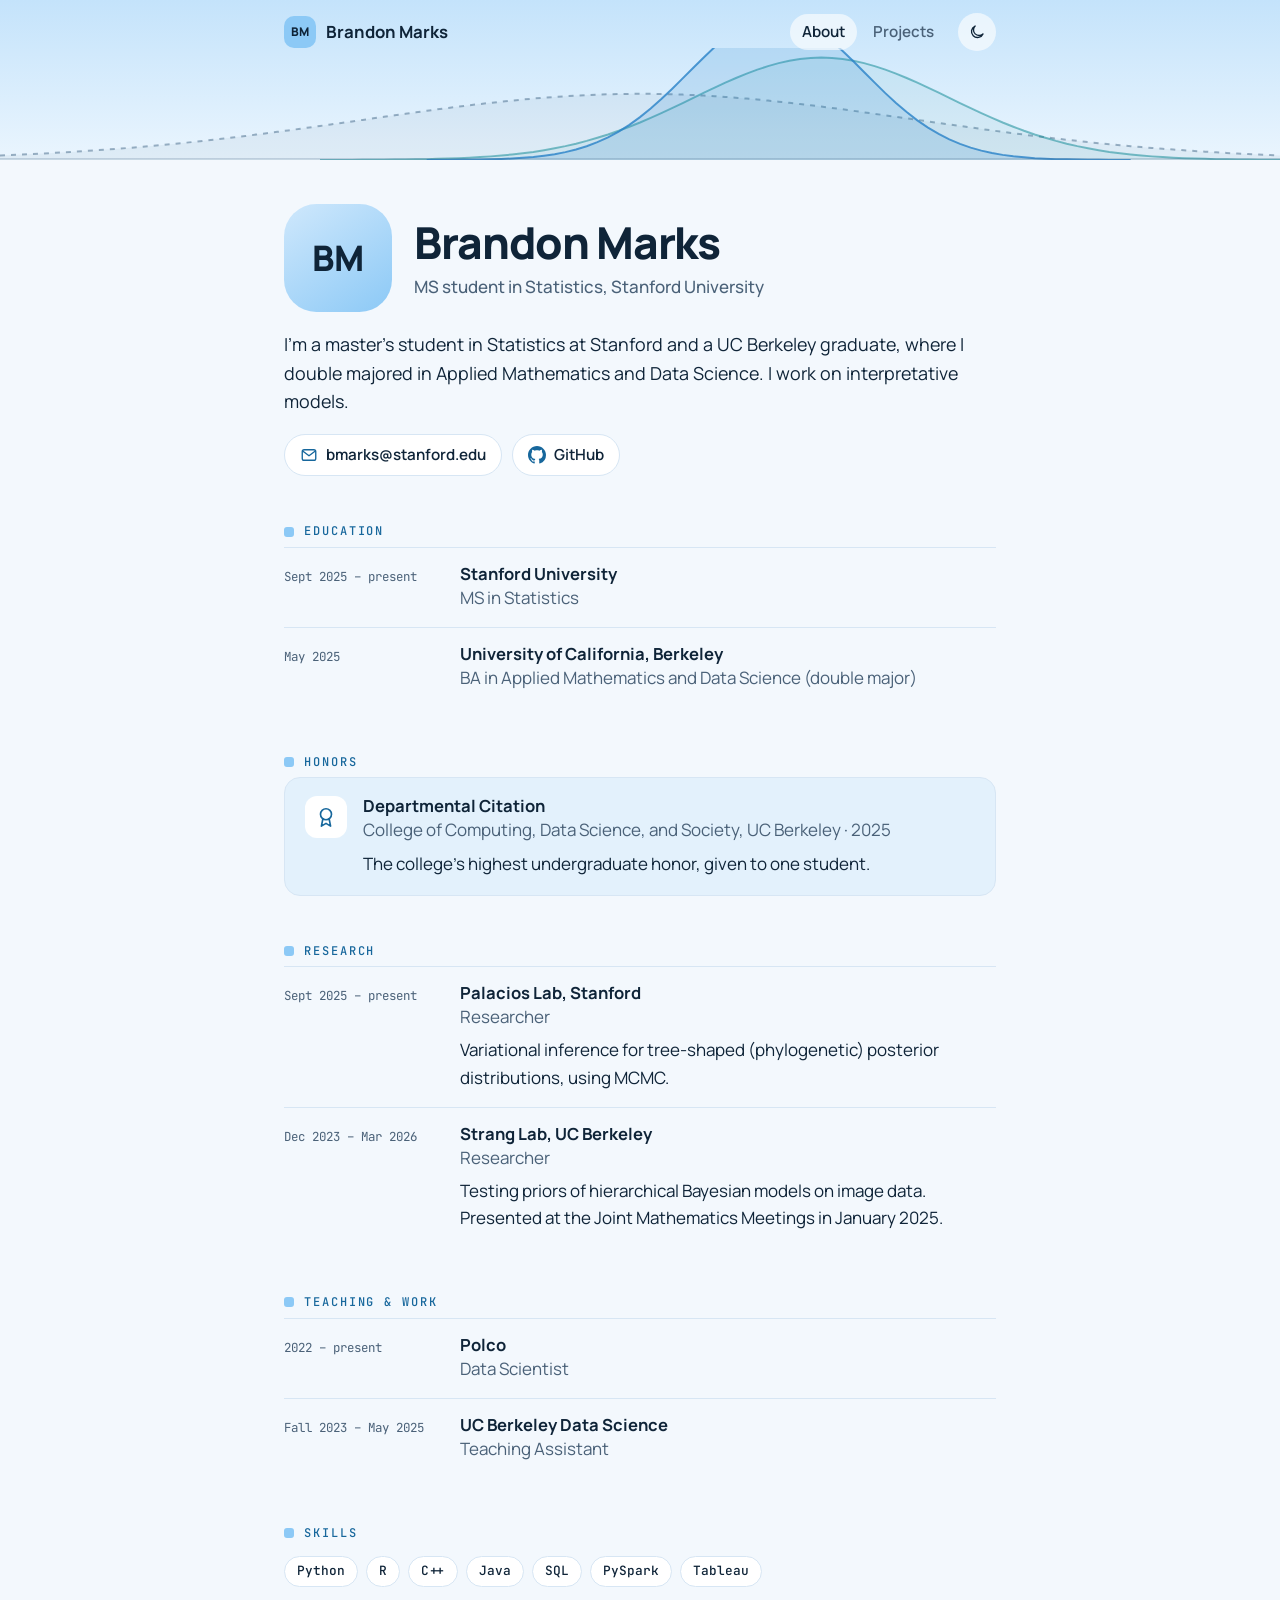
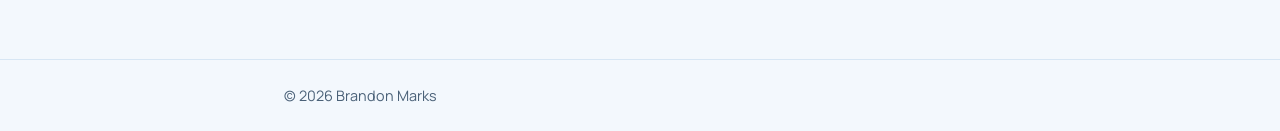
<file: index.html>
<!doctype html>
<html lang="en">
<head>
<meta charset="utf-8">
<meta name="viewport" content="width=device-width, initial-scale=1">
<title>Brandon Marks</title>
<meta name="description" content="Brandon Marks: master's student in Statistics at Stanford, working on interpretative models.">
<meta property="og:type" content="website">
<meta property="og:title" content="Brandon Marks">
<meta property="og:description" content="Master's student in Statistics at Stanford, working on interpretative models.">
<meta property="og:url" content="https://bdog563.github.io/">
<link rel="icon" href="favicon.svg" type="image/svg+xml">
<script>try { var t = localStorage.getItem('theme'); if (t === 'light' || t === 'dark') document.documentElement.dataset.theme = t; } catch (e) {}</script>
<link rel="preconnect" href="https://fonts.googleapis.com">
<link rel="preconnect" href="https://fonts.gstatic.com" crossorigin>
<link rel="stylesheet" href="https://fonts.googleapis.com/css2?family=Manrope:wght@400;500;600;700;800&family=JetBrains+Mono:wght@500&display=swap">
<link rel="stylesheet" href="style.css">
</head>
<body>
<a class="skip" href="#main">Skip to content</a>

<header class="banner">
  <svg class="curves" viewBox="0 0 1200 160" preserveAspectRatio="xMidYMax slice" aria-hidden="true">
    <!-- a wide prior, a likelihood, and the sharper posterior they make -->
    <path class="prior fill" d="M0 155.7 L10 155.3 L20 154.9 L30 154.4 L40 153.9 L50 153.4 L60 152.8 L70 152.2 L80 151.6 L90 150.9 L100 150.2 L110 149.5 L120 148.7 L130 147.9 L140 147 L150 146.1 L160 145.2 L170 144.2 L180 143.2 L190 142.1 L200 141 L210 139.9 L220 138.7 L230 137.5 L240 136.2 L250 134.9 L260 133.6 L270 132.3 L280 130.9 L290 129.5 L300 128.1 L310 126.7 L320 125.3 L330 123.8 L340 122.4 L350 120.9 L360 119.5 L370 118.1 L380 116.7 L390 115.3 L400 113.9 L410 112.5 L420 111.2 L430 109.9 L440 108.7 L450 107.5 L460 106.4 L470 105.3 L480 104.3 L490 103.3 L500 102.4 L510 101.6 L520 100.9 L530 100.2 L540 99.6 L550 99.1 L560 98.7 L570 98.4 L580 98.2 L590 98 L600 98 L610 98 L620 98.2 L630 98.4 L640 98.7 L650 99.1 L660 99.6 L670 100.2 L680 100.9 L690 101.6 L700 102.4 L710 103.3 L720 104.3 L730 105.3 L740 106.4 L750 107.5 L760 108.7 L770 109.9 L780 111.2 L790 112.5 L800 113.9 L810 115.3 L820 116.7 L830 118.1 L840 119.5 L850 120.9 L860 122.4 L870 123.8 L880 125.3 L890 126.7 L900 128.1 L910 129.5 L920 130.9 L930 132.3 L940 133.6 L950 134.9 L960 136.2 L970 137.5 L980 138.7 L990 139.9 L1000 141 L1010 142.1 L1020 143.2 L1030 144.2 L1040 145.2 L1050 146.1 L1060 147 L1070 147.9 L1080 148.7 L1090 149.5 L1100 150.2 L1110 150.9 L1120 151.6 L1130 152.2 L1140 152.8 L1150 153.4 L1160 153.9 L1170 154.4 L1180 154.9 L1190 155.3 L1200 155.7 L1200 160 L0 160Z"/>
    <path class="prior line" d="M0 155.7 L10 155.3 L20 154.9 L30 154.4 L40 153.9 L50 153.4 L60 152.8 L70 152.2 L80 151.6 L90 150.9 L100 150.2 L110 149.5 L120 148.7 L130 147.9 L140 147 L150 146.1 L160 145.2 L170 144.2 L180 143.2 L190 142.1 L200 141 L210 139.9 L220 138.7 L230 137.5 L240 136.2 L250 134.9 L260 133.6 L270 132.3 L280 130.9 L290 129.5 L300 128.1 L310 126.7 L320 125.3 L330 123.8 L340 122.4 L350 120.9 L360 119.5 L370 118.1 L380 116.7 L390 115.3 L400 113.9 L410 112.5 L420 111.2 L430 109.9 L440 108.7 L450 107.5 L460 106.4 L470 105.3 L480 104.3 L490 103.3 L500 102.4 L510 101.6 L520 100.9 L530 100.2 L540 99.6 L550 99.1 L560 98.7 L570 98.4 L580 98.2 L590 98 L600 98 L610 98 L620 98.2 L630 98.4 L640 98.7 L650 99.1 L660 99.6 L670 100.2 L680 100.9 L690 101.6 L700 102.4 L710 103.3 L720 104.3 L730 105.3 L740 106.4 L750 107.5 L760 108.7 L770 109.9 L780 111.2 L790 112.5 L800 113.9 L810 115.3 L820 116.7 L830 118.1 L840 119.5 L850 120.9 L860 122.4 L870 123.8 L880 125.3 L890 126.7 L900 128.1 L910 129.5 L920 130.9 L930 132.3 L940 133.6 L950 134.9 L960 136.2 L970 137.5 L980 138.7 L990 139.9 L1000 141 L1010 142.1 L1020 143.2 L1030 144.2 L1040 145.2 L1050 146.1 L1060 147 L1070 147.9 L1080 148.7 L1090 149.5 L1100 150.2 L1110 150.9 L1120 151.6 L1130 152.2 L1140 152.8 L1150 153.4 L1160 153.9 L1170 154.4 L1180 154.9 L1190 155.3 L1200 155.7"/>
    <path class="like fill" d="M300 160 L310 159.9 L320 159.9 L330 159.9 L340 159.8 L350 159.8 L360 159.7 L370 159.6 L380 159.5 L390 159.4 L400 159.2 L410 158.9 L420 158.6 L430 158.3 L440 157.8 L450 157.3 L460 156.6 L470 155.8 L480 154.8 L490 153.7 L500 152.4 L510 150.8 L520 149 L530 147 L540 144.7 L550 142.1 L560 139.2 L570 136.1 L580 132.6 L590 128.8 L600 124.8 L610 120.5 L620 116 L630 111.4 L640 106.6 L650 101.8 L660 96.9 L670 92.2 L680 87.5 L690 83.1 L700 79 L710 75.3 L720 72 L730 69.2 L740 67 L750 65.3 L760 64.3 L770 64 L780 64.3 L790 65.3 L800 67 L810 69.2 L820 72 L830 75.3 L840 79 L850 83.1 L860 87.5 L870 92.2 L880 96.9 L890 101.8 L900 106.6 L910 111.4 L920 116 L930 120.5 L940 124.8 L950 128.8 L960 132.6 L970 136.1 L980 139.2 L990 142.1 L1000 144.7 L1010 147 L1020 149 L1030 150.8 L1040 152.4 L1050 153.7 L1060 154.8 L1070 155.8 L1080 156.6 L1090 157.3 L1100 157.8 L1110 158.3 L1120 158.6 L1130 158.9 L1140 159.2 L1150 159.4 L1160 159.5 L1170 159.6 L1180 159.7 L1190 159.8 L1200 159.8 L1200 160 L300 160Z"/>
    <path class="like line" d="M300 160 L310 159.9 L320 159.9 L330 159.9 L340 159.8 L350 159.8 L360 159.7 L370 159.6 L380 159.5 L390 159.4 L400 159.2 L410 158.9 L420 158.6 L430 158.3 L440 157.8 L450 157.3 L460 156.6 L470 155.8 L480 154.8 L490 153.7 L500 152.4 L510 150.8 L520 149 L530 147 L540 144.7 L550 142.1 L560 139.2 L570 136.1 L580 132.6 L590 128.8 L600 124.8 L610 120.5 L620 116 L630 111.4 L640 106.6 L650 101.8 L660 96.9 L670 92.2 L680 87.5 L690 83.1 L700 79 L710 75.3 L720 72 L730 69.2 L740 67 L750 65.3 L760 64.3 L770 64 L780 64.3 L790 65.3 L800 67 L810 69.2 L820 72 L830 75.3 L840 79 L850 83.1 L860 87.5 L870 92.2 L880 96.9 L890 101.8 L900 106.6 L910 111.4 L920 116 L930 120.5 L940 124.8 L950 128.8 L960 132.6 L970 136.1 L980 139.2 L990 142.1 L1000 144.7 L1010 147 L1020 149 L1030 150.8 L1040 152.4 L1050 153.7 L1060 154.8 L1070 155.8 L1080 156.6 L1090 157.3 L1100 157.8 L1110 158.3 L1120 158.6 L1130 158.9 L1140 159.2 L1150 159.4 L1160 159.5 L1170 159.6 L1180 159.7 L1190 159.8 L1200 159.8"/>
    <path class="post fill" d="M400 160 L410 159.9 L420 159.9 L430 159.8 L440 159.7 L450 159.6 L460 159.3 L470 159 L480 158.6 L490 158 L500 157.2 L510 156 L520 154.6 L530 152.6 L540 150.2 L550 147.1 L560 143.3 L570 138.8 L580 133.3 L590 127 L600 119.8 L610 111.7 L620 102.9 L630 93.4 L640 83.5 L650 73.5 L660 63.6 L670 54.1 L680 45.4 L690 37.8 L700 31.7 L710 27.2 L720 24.6 L730 24 L740 25.4 L750 28.8 L760 34 L770 40.7 L780 48.8 L790 57.8 L800 67.5 L810 77.5 L820 87.5 L830 97.3 L840 106.5 L850 115 L860 122.8 L870 129.6 L880 135.6 L890 140.7 L900 144.9 L910 148.4 L920 151.2 L930 153.5 L940 155.2 L950 156.5 L960 157.5 L970 158.3 L980 158.8 L990 159.2 L1000 159.4 L1010 159.6 L1020 159.8 L1030 159.8 L1040 159.9 L1050 159.9 L1060 160 L1060 160 L400 160Z"/>
    <path class="post line" d="M400 160 L410 159.9 L420 159.9 L430 159.8 L440 159.7 L450 159.6 L460 159.3 L470 159 L480 158.6 L490 158 L500 157.2 L510 156 L520 154.6 L530 152.6 L540 150.2 L550 147.1 L560 143.3 L570 138.8 L580 133.3 L590 127 L600 119.8 L610 111.7 L620 102.9 L630 93.4 L640 83.5 L650 73.5 L660 63.6 L670 54.1 L680 45.4 L690 37.8 L700 31.7 L710 27.2 L720 24.6 L730 24 L740 25.4 L750 28.8 L760 34 L770 40.7 L780 48.8 L790 57.8 L800 67.5 L810 77.5 L820 87.5 L830 97.3 L840 106.5 L850 115 L860 122.8 L870 129.6 L880 135.6 L890 140.7 L900 144.9 L910 148.4 L920 151.2 L930 153.5 L940 155.2 L950 156.5 L960 157.5 L970 158.3 L980 158.8 L990 159.2 L1000 159.4 L1010 159.6 L1020 159.8 L1030 159.8 L1040 159.9 L1050 159.9 L1060 160"/>
    <path class="axis" d="M0 159 H1200"/>
  </svg>
  <div class="topbar wrap">
    <a class="brand" href="./"><span class="brand-mark" aria-hidden="true">BM</span><span class="brand-name">Brandon Marks</span></a>
    <nav class="nav" aria-label="Main">
      <a href="./" aria-current="page">About</a>
      <a href="projects.html">Projects</a>
    </nav>
    <button class="theme-btn" type="button" aria-label="Switch to dark mode">
      <svg class="i-moon" viewBox="0 0 24 24" fill="none" stroke="currentColor" stroke-width="1.8" stroke-linejoin="round" aria-hidden="true"><path d="M20 14.5A8 8 0 1 1 9.5 4a6.5 6.5 0 0 0 10.5 10.5Z"/></svg>
      <svg class="i-sun" viewBox="0 0 24 24" fill="none" stroke="currentColor" stroke-width="1.8" stroke-linecap="round" aria-hidden="true"><circle cx="12" cy="12" r="4"/><path d="M12 2.5v2M12 19.5v2M4.6 4.6l1.4 1.4M18 18l1.4 1.4M2.5 12h2M19.5 12h2M4.6 19.4 6 18M18 6l1.4-1.4"/></svg>
    </button>
  </div>
</header>

<main id="main" class="wrap">
  <section class="profile" aria-label="Profile">
    <!-- Photo spot: to use a photo, replace the next line with
         <div class="avatar"><img src="photo.jpg" alt="Brandon Marks"></div> -->
    <div class="avatar" aria-hidden="true">BM</div>
    <div>
      <h1 class="name">Brandon Marks</h1>
      <p class="role">MS student in Statistics, Stanford University</p>
    </div>
    <p class="bio">I'm a master's student in Statistics at Stanford and a UC Berkeley graduate, where I double majored in Applied Mathematics and Data Science. I work on interpretative models.</p>
    <ul class="contact">
      <li><a href="mailto:bmarks@stanford.edu">
        <svg viewBox="0 0 24 24" fill="none" stroke="currentColor" stroke-width="1.8" stroke-linecap="round" stroke-linejoin="round" aria-hidden="true"><rect x="3" y="5" width="18" height="14" rx="2.5"/><path d="m4 7 8 6 8-6"/></svg>
        bmarks@stanford.edu</a></li>
      <li><a href="https://github.com/bdog563">
        <svg viewBox="0 0 16 16" fill="currentColor" aria-hidden="true"><path d="M8 0C3.58 0 0 3.58 0 8c0 3.54 2.29 6.53 5.47 7.59.4.07.55-.17.55-.38 0-.19-.01-.82-.01-1.49-2.01.37-2.53-.49-2.69-.94-.09-.23-.48-.94-.82-1.13-.28-.15-.68-.52-.01-.53.63-.01 1.08.58 1.23.82.72 1.21 1.87.87 2.33.66.07-.52.28-.87.51-1.07-1.78-.2-3.64-.89-3.64-3.95 0-.87.31-1.59.82-2.15-.08-.2-.36-1.02.08-2.12 0 0 .67-.21 2.2.82.64-.18 1.32-.27 2-.27.68 0 1.36.09 2 .27 1.53-1.04 2.2-.82 2.2-.82.44 1.1.16 1.92.08 2.12.51.56.82 1.27.82 2.15 0 3.07-1.87 3.75-3.65 3.95.29.25.54.73.54 1.48 0 1.07-.01 1.93-.01 2.2 0 .21.15.46.55.38A8.01 8.01 0 0 0 16 8c0-4.42-3.58-8-8-8Z"/></svg>
        GitHub</a></li>
    </ul>
  </section>

  <section class="block" aria-labelledby="h-edu">
    <h2 class="block-title" id="h-edu">Education</h2>
    <ol>
      <li class="entry">
        <p class="when">Sept 2025 – present</p>
        <div><h3>Stanford University</h3><p class="sub">MS in Statistics</p></div>
      </li>
      <li class="entry">
        <p class="when">May 2025</p>
        <div><h3>University of California, Berkeley</h3><p class="sub">BA in Applied Mathematics and Data Science (double major)</p></div>
      </li>
    </ol>
  </section>

  <section class="block" aria-labelledby="h-hon">
    <h2 class="block-title" id="h-hon">Honors</h2>
    <div class="honor">
      <span class="honor-icon" aria-hidden="true"><svg viewBox="0 0 24 24" fill="none" stroke="currentColor" stroke-width="1.8" stroke-linecap="round" stroke-linejoin="round"><circle cx="12" cy="9" r="6"/><path d="m8.6 13.9-1.6 8.1 5-3 5 3-1.6-8.1"/></svg></span>
      <div>
        <h3>Departmental Citation</h3>
        <p class="sub">College of Computing, Data Science, and Society, UC Berkeley · 2025</p>
        <p class="desc">The college's highest undergraduate honor, given to one student.</p>
      </div>
    </div>
  </section>

  <section class="block" aria-labelledby="h-res">
    <h2 class="block-title" id="h-res">Research</h2>
    <ol>
      <li class="entry">
        <p class="when">Sept 2025 – present</p>
        <div><h3>Palacios Lab, Stanford</h3><p class="sub">Researcher</p>
          <p class="desc">Variational inference for tree-shaped (phylogenetic) posterior distributions, using MCMC.</p></div>
      </li>
      <li class="entry">
        <p class="when">Dec 2023 – Mar 2026</p>
        <div><h3>Strang Lab, UC Berkeley</h3><p class="sub">Researcher</p>
          <p class="desc">Testing priors of hierarchical Bayesian models on image data. Presented at the Joint Mathematics Meetings in January 2025.</p></div>
      </li>
    </ol>
  </section>

  <section class="block" aria-labelledby="h-work">
    <h2 class="block-title" id="h-work">Teaching &amp; Work</h2>
    <ol>
      <li class="entry">
        <p class="when">2022 – present</p>
        <div><h3>Polco</h3><p class="sub">Data Scientist</p></div>
      </li>
      <li class="entry">
        <p class="when">Fall 2023 – May 2025</p>
        <div><h3>UC Berkeley Data Science</h3><p class="sub">Teaching Assistant</p></div>
      </li>
    </ol>
  </section>

  <section class="block" aria-labelledby="h-skills">
    <h2 class="block-title" id="h-skills">Skills</h2>
    <ul class="chips">
      <li>Python</li><li>R</li><li>C++</li><li>Java</li><li>SQL</li><li>PySpark</li><li>Tableau</li>
    </ul>
  </section>
</main>

<footer class="foot">
  <div class="wrap">© 2026 Brandon Marks</div>
</footer>
<script src="theme.js"></script>
</body>
</html>
</file>
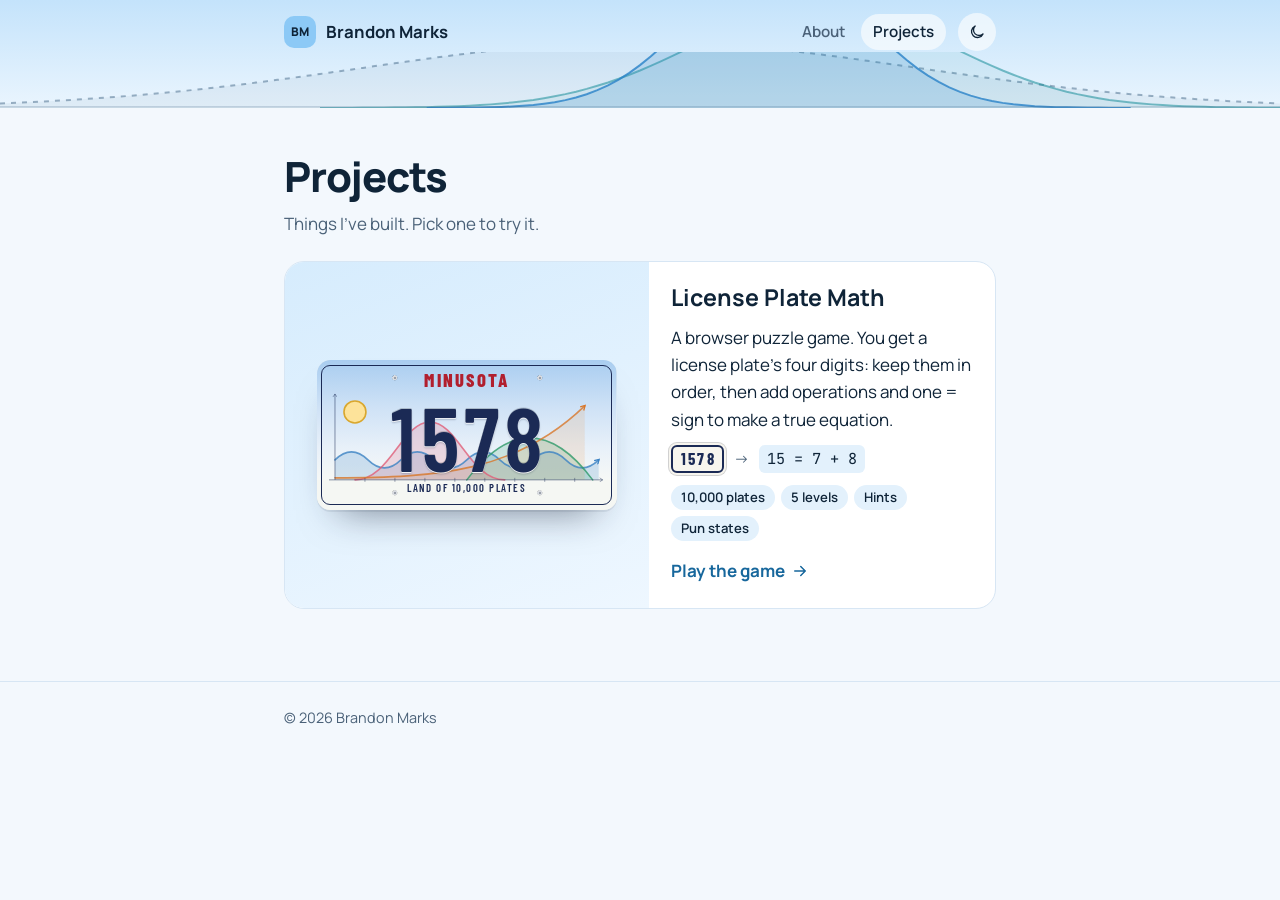
<file: projects.html>
<!doctype html>
<html lang="en">
<head>
<meta charset="utf-8">
<meta name="viewport" content="width=device-width, initial-scale=1">
<title>Projects · Brandon Marks</title>
<meta name="description" content="Projects by Brandon Marks, including License Plate Math, a browser puzzle game.">
<meta property="og:type" content="website">
<meta property="og:title" content="Projects · Brandon Marks">
<meta property="og:description" content="Projects by Brandon Marks, including License Plate Math, a browser puzzle game.">
<meta property="og:url" content="https://bdog563.github.io/projects.html">
<link rel="icon" href="favicon.svg" type="image/svg+xml">
<script>try { var t = localStorage.getItem('theme'); if (t === 'light' || t === 'dark') document.documentElement.dataset.theme = t; } catch (e) {}</script>
<link rel="preconnect" href="https://fonts.googleapis.com">
<link rel="preconnect" href="https://fonts.gstatic.com" crossorigin>
<link rel="stylesheet" href="https://fonts.googleapis.com/css2?family=Manrope:wght@400;500;600;700;800&family=JetBrains+Mono:wght@500&family=Barlow+Condensed:wght@600;700;800&display=swap">
<link rel="stylesheet" href="style.css">
</head>
<body>
<a class="skip" href="#main">Skip to content</a>

<header class="banner short">
  <svg class="curves" viewBox="0 0 1200 160" preserveAspectRatio="xMidYMax slice" aria-hidden="true">
    <!-- a wide prior, a likelihood, and the sharper posterior they make -->
    <path class="prior fill" d="M0 155.7 L10 155.3 L20 154.9 L30 154.4 L40 153.9 L50 153.4 L60 152.8 L70 152.2 L80 151.6 L90 150.9 L100 150.2 L110 149.5 L120 148.7 L130 147.9 L140 147 L150 146.1 L160 145.2 L170 144.2 L180 143.2 L190 142.1 L200 141 L210 139.9 L220 138.7 L230 137.5 L240 136.2 L250 134.9 L260 133.6 L270 132.3 L280 130.9 L290 129.5 L300 128.1 L310 126.7 L320 125.3 L330 123.8 L340 122.4 L350 120.9 L360 119.5 L370 118.1 L380 116.7 L390 115.3 L400 113.9 L410 112.5 L420 111.2 L430 109.9 L440 108.7 L450 107.5 L460 106.4 L470 105.3 L480 104.3 L490 103.3 L500 102.4 L510 101.6 L520 100.9 L530 100.2 L540 99.6 L550 99.1 L560 98.7 L570 98.4 L580 98.2 L590 98 L600 98 L610 98 L620 98.2 L630 98.4 L640 98.7 L650 99.1 L660 99.6 L670 100.2 L680 100.9 L690 101.6 L700 102.4 L710 103.3 L720 104.3 L730 105.3 L740 106.4 L750 107.5 L760 108.7 L770 109.9 L780 111.2 L790 112.5 L800 113.9 L810 115.3 L820 116.7 L830 118.1 L840 119.5 L850 120.9 L860 122.4 L870 123.8 L880 125.3 L890 126.7 L900 128.1 L910 129.5 L920 130.9 L930 132.3 L940 133.6 L950 134.9 L960 136.2 L970 137.5 L980 138.7 L990 139.9 L1000 141 L1010 142.1 L1020 143.2 L1030 144.2 L1040 145.2 L1050 146.1 L1060 147 L1070 147.9 L1080 148.7 L1090 149.5 L1100 150.2 L1110 150.9 L1120 151.6 L1130 152.2 L1140 152.8 L1150 153.4 L1160 153.9 L1170 154.4 L1180 154.9 L1190 155.3 L1200 155.7 L1200 160 L0 160Z"/>
    <path class="prior line" d="M0 155.7 L10 155.3 L20 154.9 L30 154.4 L40 153.9 L50 153.4 L60 152.8 L70 152.2 L80 151.6 L90 150.9 L100 150.2 L110 149.5 L120 148.7 L130 147.9 L140 147 L150 146.1 L160 145.2 L170 144.2 L180 143.2 L190 142.1 L200 141 L210 139.9 L220 138.7 L230 137.5 L240 136.2 L250 134.9 L260 133.6 L270 132.3 L280 130.9 L290 129.5 L300 128.1 L310 126.7 L320 125.3 L330 123.8 L340 122.4 L350 120.9 L360 119.5 L370 118.1 L380 116.7 L390 115.3 L400 113.9 L410 112.5 L420 111.2 L430 109.9 L440 108.7 L450 107.5 L460 106.4 L470 105.3 L480 104.3 L490 103.3 L500 102.4 L510 101.6 L520 100.9 L530 100.2 L540 99.6 L550 99.1 L560 98.7 L570 98.4 L580 98.2 L590 98 L600 98 L610 98 L620 98.2 L630 98.4 L640 98.7 L650 99.1 L660 99.6 L670 100.2 L680 100.9 L690 101.6 L700 102.4 L710 103.3 L720 104.3 L730 105.3 L740 106.4 L750 107.5 L760 108.7 L770 109.9 L780 111.2 L790 112.5 L800 113.9 L810 115.3 L820 116.7 L830 118.1 L840 119.5 L850 120.9 L860 122.4 L870 123.8 L880 125.3 L890 126.7 L900 128.1 L910 129.5 L920 130.9 L930 132.3 L940 133.6 L950 134.9 L960 136.2 L970 137.5 L980 138.7 L990 139.9 L1000 141 L1010 142.1 L1020 143.2 L1030 144.2 L1040 145.2 L1050 146.1 L1060 147 L1070 147.9 L1080 148.7 L1090 149.5 L1100 150.2 L1110 150.9 L1120 151.6 L1130 152.2 L1140 152.8 L1150 153.4 L1160 153.9 L1170 154.4 L1180 154.9 L1190 155.3 L1200 155.7"/>
    <path class="like fill" d="M300 160 L310 159.9 L320 159.9 L330 159.9 L340 159.8 L350 159.8 L360 159.7 L370 159.6 L380 159.5 L390 159.4 L400 159.2 L410 158.9 L420 158.6 L430 158.3 L440 157.8 L450 157.3 L460 156.6 L470 155.8 L480 154.8 L490 153.7 L500 152.4 L510 150.8 L520 149 L530 147 L540 144.7 L550 142.1 L560 139.2 L570 136.1 L580 132.6 L590 128.8 L600 124.8 L610 120.5 L620 116 L630 111.4 L640 106.6 L650 101.8 L660 96.9 L670 92.2 L680 87.5 L690 83.1 L700 79 L710 75.3 L720 72 L730 69.2 L740 67 L750 65.3 L760 64.3 L770 64 L780 64.3 L790 65.3 L800 67 L810 69.2 L820 72 L830 75.3 L840 79 L850 83.1 L860 87.5 L870 92.2 L880 96.9 L890 101.8 L900 106.6 L910 111.4 L920 116 L930 120.5 L940 124.8 L950 128.8 L960 132.6 L970 136.1 L980 139.2 L990 142.1 L1000 144.7 L1010 147 L1020 149 L1030 150.8 L1040 152.4 L1050 153.7 L1060 154.8 L1070 155.8 L1080 156.6 L1090 157.3 L1100 157.8 L1110 158.3 L1120 158.6 L1130 158.9 L1140 159.2 L1150 159.4 L1160 159.5 L1170 159.6 L1180 159.7 L1190 159.8 L1200 159.8 L1200 160 L300 160Z"/>
    <path class="like line" d="M300 160 L310 159.9 L320 159.9 L330 159.9 L340 159.8 L350 159.8 L360 159.7 L370 159.6 L380 159.5 L390 159.4 L400 159.2 L410 158.9 L420 158.6 L430 158.3 L440 157.8 L450 157.3 L460 156.6 L470 155.8 L480 154.8 L490 153.7 L500 152.4 L510 150.8 L520 149 L530 147 L540 144.7 L550 142.1 L560 139.2 L570 136.1 L580 132.6 L590 128.8 L600 124.8 L610 120.5 L620 116 L630 111.4 L640 106.6 L650 101.8 L660 96.9 L670 92.2 L680 87.5 L690 83.1 L700 79 L710 75.3 L720 72 L730 69.2 L740 67 L750 65.3 L760 64.3 L770 64 L780 64.3 L790 65.3 L800 67 L810 69.2 L820 72 L830 75.3 L840 79 L850 83.1 L860 87.5 L870 92.2 L880 96.9 L890 101.8 L900 106.6 L910 111.4 L920 116 L930 120.5 L940 124.8 L950 128.8 L960 132.6 L970 136.1 L980 139.2 L990 142.1 L1000 144.7 L1010 147 L1020 149 L1030 150.8 L1040 152.4 L1050 153.7 L1060 154.8 L1070 155.8 L1080 156.6 L1090 157.3 L1100 157.8 L1110 158.3 L1120 158.6 L1130 158.9 L1140 159.2 L1150 159.4 L1160 159.5 L1170 159.6 L1180 159.7 L1190 159.8 L1200 159.8"/>
    <path class="post fill" d="M400 160 L410 159.9 L420 159.9 L430 159.8 L440 159.7 L450 159.6 L460 159.3 L470 159 L480 158.6 L490 158 L500 157.2 L510 156 L520 154.6 L530 152.6 L540 150.2 L550 147.1 L560 143.3 L570 138.8 L580 133.3 L590 127 L600 119.8 L610 111.7 L620 102.9 L630 93.4 L640 83.5 L650 73.5 L660 63.6 L670 54.1 L680 45.4 L690 37.8 L700 31.7 L710 27.2 L720 24.6 L730 24 L740 25.4 L750 28.8 L760 34 L770 40.7 L780 48.8 L790 57.8 L800 67.5 L810 77.5 L820 87.5 L830 97.3 L840 106.5 L850 115 L860 122.8 L870 129.6 L880 135.6 L890 140.7 L900 144.9 L910 148.4 L920 151.2 L930 153.5 L940 155.2 L950 156.5 L960 157.5 L970 158.3 L980 158.8 L990 159.2 L1000 159.4 L1010 159.6 L1020 159.8 L1030 159.8 L1040 159.9 L1050 159.9 L1060 160 L1060 160 L400 160Z"/>
    <path class="post line" d="M400 160 L410 159.9 L420 159.9 L430 159.8 L440 159.7 L450 159.6 L460 159.3 L470 159 L480 158.6 L490 158 L500 157.2 L510 156 L520 154.6 L530 152.6 L540 150.2 L550 147.1 L560 143.3 L570 138.8 L580 133.3 L590 127 L600 119.8 L610 111.7 L620 102.9 L630 93.4 L640 83.5 L650 73.5 L660 63.6 L670 54.1 L680 45.4 L690 37.8 L700 31.7 L710 27.2 L720 24.6 L730 24 L740 25.4 L750 28.8 L760 34 L770 40.7 L780 48.8 L790 57.8 L800 67.5 L810 77.5 L820 87.5 L830 97.3 L840 106.5 L850 115 L860 122.8 L870 129.6 L880 135.6 L890 140.7 L900 144.9 L910 148.4 L920 151.2 L930 153.5 L940 155.2 L950 156.5 L960 157.5 L970 158.3 L980 158.8 L990 159.2 L1000 159.4 L1010 159.6 L1020 159.8 L1030 159.8 L1040 159.9 L1050 159.9 L1060 160"/>
    <path class="axis" d="M0 159 H1200"/>
  </svg>
  <div class="topbar wrap">
    <a class="brand" href="./"><span class="brand-mark" aria-hidden="true">BM</span><span class="brand-name">Brandon Marks</span></a>
    <nav class="nav" aria-label="Main">
      <a href="./">About</a>
      <a href="projects.html" aria-current="page">Projects</a>
    </nav>
    <button class="theme-btn" type="button" aria-label="Switch to dark mode">
      <svg class="i-moon" viewBox="0 0 24 24" fill="none" stroke="currentColor" stroke-width="1.8" stroke-linejoin="round" aria-hidden="true"><path d="M20 14.5A8 8 0 1 1 9.5 4a6.5 6.5 0 0 0 10.5 10.5Z"/></svg>
      <svg class="i-sun" viewBox="0 0 24 24" fill="none" stroke="currentColor" stroke-width="1.8" stroke-linecap="round" aria-hidden="true"><circle cx="12" cy="12" r="4"/><path d="M12 2.5v2M12 19.5v2M4.6 4.6l1.4 1.4M18 18l1.4 1.4M2.5 12h2M19.5 12h2M4.6 19.4 6 18M18 6l1.4-1.4"/></svg>
    </button>
  </div>
</header>

<main id="main" class="wrap">
  <header class="page-head">
    <h1>Projects</h1>
    <p>Things I've built. Pick one to try it.</p>
  </header>

  <ul class="projects">
    <li>
      <a class="project" href="https://bdog563.github.io/license-plate-math/">
        <div class="project-art">
          <div class="plate" aria-hidden="true">
            <svg class="plate-sky" viewBox="0 0 300 150" preserveAspectRatio="none">
              <defs>
                <linearGradient id="lpSky" x1="0" y1="0" x2="0" y2="1"><stop offset="0" stop-color="#a9cdf0"/><stop offset="0.4" stop-color="#cfe2f6"/><stop offset="0.75" stop-color="#e9f1f9"/><stop offset="1" stop-color="#f6f8f6"/></linearGradient>
                <marker id="lpAx" viewBox="0 0 10 10" refX="8" refY="5" markerWidth="5" markerHeight="5" orient="auto"><path d="M2 1L8 5L2 9" fill="none" stroke="#1b2a55" stroke-opacity="0.5" stroke-width="1.6"/></marker>
                <marker id="lpBlue" viewBox="0 0 10 10" refX="7" refY="5" markerWidth="4" markerHeight="4" orient="auto"><path d="M1 1L8 5L1 9" fill="none" stroke="#3b82c4" stroke-width="2"/></marker>
                <marker id="lpOrange" viewBox="0 0 10 10" refX="7" refY="5" markerWidth="4" markerHeight="4" orient="auto"><path d="M1 1L8 5L1 9" fill="none" stroke="#d9772a" stroke-width="2"/></marker>
              </defs>
              <rect width="300" height="150" fill="#f5f7f3"/>
              <rect width="300" height="120" fill="url(#lpSky)"/>
              <circle cx="38" cy="52" r="11" fill="#fde39a" stroke="#d9a72e" stroke-width="1.6"/>
              <g>
                <path d="M18 100 Q 34.5 84 51 100 T 84 100 T 117 100 T 150 100 T 183 100 T 216 100 T 249 100 T 282 100 V120 H18Z" fill="#3b82c4" fill-opacity="0.2"/>
                <path d="M38 120 C 73 120, 85 62, 113 62 S 153 120, 188 120Z" fill="#e0607a" fill-opacity="0.2"/>
                <path d="M150 120 Q 213 36 276 120Z" fill="#2f9a6a" fill-opacity="0.18"/>
                <path d="M18 118 C 120 118, 200 112, 268 46 L268 120 H18Z" fill="#e8913a" fill-opacity="0.14"/>
              </g>
              <g fill="none" stroke-width="1.6" stroke-linecap="round" stroke-opacity="0.8">
                <path d="M18 100 Q 34.5 84 51 100 T 84 100 T 117 100 T 150 100 T 183 100 T 216 100 T 249 100 T 282 100" stroke="#3b82c4" marker-end="url(#lpBlue)"/>
                <path d="M38 120 C 73 120, 85 62, 113 62 S 153 120, 188 120" stroke="#e0607a"/>
                <path d="M150 120 Q 213 36 276 120" stroke="#2f9a6a"/>
                <path d="M18 118 C 120 118, 200 112, 268 46" stroke="#d9772a" marker-end="url(#lpOrange)"/>
              </g>
              <g stroke="#1b2a55" stroke-opacity="0.5" stroke-width="1"><path d="M12 120 H286" marker-end="url(#lpAx)"/><path d="M18 120 V34" marker-end="url(#lpAx)"/></g>
              <g stroke="#1b2a55" stroke-opacity="0.45" stroke-width="0.9"><path d="M48 118v4M78 118v4M108 118v4M138 118v4M168 118v4M198 118v4M228 118v4M258 118v4"/></g>
            </svg>
            <span class="plate-state">Minusota</span>
            <span class="plate-digits"><span>1</span><span>5</span><span>7</span><span>8</span></span>
            <span class="plate-motto">Land of 10,000 Plates</span>
          </div>
        </div>
        <div class="project-body">
          <h2>License Plate Math</h2>
          <p>A browser puzzle game. You get a license plate's four digits: keep them in order, then add operations and one = sign to make a true equation.</p>
          <p class="example"><span class="mini-plate">1578</span><span aria-hidden="true">→</span><code>15 = 7 + 8</code></p>
          <ul class="tags"><li>10,000 plates</li><li>5 levels</li><li>Hints</li><li>Pun states</li></ul>
          <span class="cta">Play the game <svg viewBox="0 0 24 24" fill="none" stroke="currentColor" stroke-width="2" stroke-linecap="round" stroke-linejoin="round" aria-hidden="true"><path d="M5 12h14M13 6l6 6-6 6"/></svg></span>
        </div>
      </a>
    </li>
  </ul>
</main>

<footer class="foot">
  <div class="wrap">© 2026 Brandon Marks</div>
</footer>
<script src="theme.js"></script>
</body>
</html>
</file>
<file: style.css>
/* Brandon Marks: personal site.
   Colors are tokens here at the top. Dark mode follows the system setting,
   or the toggle in the top bar (saved in localStorage as data-theme on <html>). */
:root {
  --bg: #f3f8fd;
  --surface: #ffffff;
  --ink: #0f2438;
  --muted: #4a6178;
  --line: #d7e6f4;
  --sky: #8cc9f6;            /* the main light blue */
  --sky-2: #cfe8fc;
  --sky-soft: #e3f1fc;
  --on-sky: #0f2438;
  --link: #17679c;
  --focus: #3a95dd;
  --banner-top: #c4e3fb;
  --banner-bottom: #eaf5fe;
  --curve-prior: #34597a;
  --curve-like: #1b8f99;
  --curve-post: #2a83c9;
  --art-bg: linear-gradient(160deg, #d6ecfd, #eef7ff);
  --shadow: rgba(16, 50, 90, 0.35);
  --font-body: "Manrope", system-ui, -apple-system, "Segoe UI", sans-serif;
  --font-mono: "JetBrains Mono", ui-monospace, Menlo, monospace;
  --font-plate: "Barlow Condensed", "Arial Narrow", sans-serif;
  /* the license plate keeps the game's colors in both themes */
  --plate: #f7f5ee;
  --plate-ink: #1b2a55;
  --plate-red: #b11f2e;
  --bolt: #9aa0aa;
  --bolt-ring: #d9dce1;
  --plate-shadow: 0 2px 0 rgba(20, 30, 50, 0.08), 0 22px 38px -22px rgba(20, 30, 50, 0.55);
  --plate-dim: 1;
  color-scheme: light;
}
@media (prefers-color-scheme: dark) {
  :root:not([data-theme="light"]) {
    --bg: #0a1520; --surface: #10202f; --ink: #e2edf8; --muted: #9bb0c5; --line: #1d3245;
    --sky: #7cc2f6; --sky-2: #2a5579; --sky-soft: #13283b; --on-sky: #06131f; --link: #8fd0ff; --focus: #8fd0ff;
    --banner-top: #16395a; --banner-bottom: #0c1925;
    --curve-prior: #b9d4ec; --curve-like: #6fd6d0; --curve-post: #7cc2f6;
    --art-bg: linear-gradient(160deg, #143553, #0f2335); --shadow: rgba(0, 0, 0, 0.7);
    --plate: #e6e3d7; --plate-shadow: 0 0 0 1px rgba(255, 255, 255, 0.05), 0 24px 44px -20px rgba(0, 0, 0, 0.9); --plate-dim: 0.92;
    color-scheme: dark;
  }
}
:root[data-theme="dark"] {
  --bg: #0a1520; --surface: #10202f; --ink: #e2edf8; --muted: #9bb0c5; --line: #1d3245;
  --sky: #7cc2f6; --sky-2: #2a5579; --sky-soft: #13283b; --on-sky: #06131f; --link: #8fd0ff; --focus: #8fd0ff;
  --banner-top: #16395a; --banner-bottom: #0c1925;
  --curve-prior: #b9d4ec; --curve-like: #6fd6d0; --curve-post: #7cc2f6;
  --art-bg: linear-gradient(160deg, #143553, #0f2335); --shadow: rgba(0, 0, 0, 0.7);
  --plate: #e6e3d7; --plate-shadow: 0 0 0 1px rgba(255, 255, 255, 0.05), 0 24px 44px -20px rgba(0, 0, 0, 0.9); --plate-dim: 0.92;
  color-scheme: dark;
}

*, *::before, *::after { box-sizing: border-box; }
html { -webkit-text-size-adjust: 100%; }
body { margin: 0; background: var(--bg); color: var(--ink); font-family: var(--font-body); font-size: 1.0625rem; line-height: 1.6; -webkit-font-smoothing: antialiased; }
svg { display: block; }
a { color: var(--link); text-underline-offset: 0.18em; text-decoration-thickness: 1px; }
a:hover { text-decoration-thickness: 2px; }
:focus-visible { outline: 3px solid var(--focus); outline-offset: 3px; border-radius: 6px; }
h1, h2, h3 { line-height: 1.2; margin: 0; }
p { margin: 0; }
ul, ol { margin: 0; padding: 0; list-style: none; }
.wrap { width: 100%; max-width: 760px; margin-inline: auto; padding-inline: 16px; }
@media (min-width: 640px) { .wrap { padding-inline: 24px; } }
.skip { position: absolute; left: -9999px; }
.skip:focus { left: 12px; top: 12px; z-index: 100; background: var(--surface); padding: 8px 12px; border-radius: 8px; }

/* banner: top bar over a light-blue sky, with prior, likelihood and posterior curves along the bottom */
.banner { position: relative; overflow: hidden; padding-bottom: 96px; background: linear-gradient(180deg, var(--banner-top), var(--banner-bottom)); }
.banner.short { padding-bottom: 44px; }
.curves { position: absolute; left: 0; right: 0; bottom: 0; width: 100%; height: 112px; }
.banner.short .curves { height: 56px; }
.curves path { stroke-width: 2; vector-effect: non-scaling-stroke; }
.curves .fill { stroke: none; }
.curves .line { fill: none; }
.curves .prior.fill { fill: var(--curve-prior); fill-opacity: 0.06; }
.curves .prior.line { stroke: var(--curve-prior); stroke-opacity: 0.45; stroke-dasharray: 5 6; }
.curves .like.fill { fill: var(--curve-like); fill-opacity: 0.08; }
.curves .like.line { stroke: var(--curve-like); stroke-opacity: 0.55; }
.curves .post.fill { fill: var(--curve-post); fill-opacity: 0.16; }
.curves .post.line { stroke: var(--curve-post); stroke-opacity: 0.8; }
.curves .axis { stroke: var(--curve-prior); stroke-opacity: 0.35; stroke-width: 1; }

/* top bar */
.topbar { position: relative; z-index: 1; display: flex; align-items: center; gap: 12px; min-height: 64px; }
.brand { display: flex; align-items: center; gap: 10px; margin-right: auto; text-decoration: none; color: var(--ink); font-weight: 700; font-size: 1.05rem; }
.brand-mark { display: grid; place-items: center; width: 32px; height: 32px; border-radius: 10px; background: var(--sky); color: var(--on-sky); font-size: 0.75rem; font-weight: 800; letter-spacing: 0.02em; }
.nav { display: flex; gap: 4px; }
.nav a { padding: 6px 12px; border-radius: 999px; text-decoration: none; color: var(--muted); font-weight: 600; font-size: 0.95rem; }
.nav a:hover, .nav a[aria-current="page"] { color: var(--ink); background: color-mix(in srgb, var(--surface) 62%, transparent); }
.theme-btn { display: grid; place-items: center; flex: none; width: 38px; height: 38px; padding: 0; border-radius: 999px; border: 0; background: color-mix(in srgb, var(--surface) 62%, transparent); color: var(--ink); cursor: pointer; }
.theme-btn:hover { background: var(--surface); }
.theme-btn svg { width: 18px; height: 18px; }
.theme-btn .i-sun { display: none; }
:root[data-theme="dark"] .theme-btn .i-sun { display: block; }
:root[data-theme="dark"] .theme-btn .i-moon { display: none; }
@media (prefers-color-scheme: dark) {
  :root:not([data-theme="light"]) .theme-btn .i-sun { display: block; }
  :root:not([data-theme="light"]) .theme-btn .i-moon { display: none; }
}
@media (max-width: 420px) { .brand-name { display: none; } .nav a { padding: 6px 10px; } }

/* About: photo spot, name, bio, links */
.profile { display: grid; grid-template-columns: auto minmax(0, 1fr); align-items: center; gap: 18px 22px; padding-top: clamp(28px, 6vw, 44px); }
.avatar { display: grid; place-items: center; overflow: hidden; width: clamp(80px, 22vw, 108px); aspect-ratio: 1; border-radius: 30%;
  background: linear-gradient(145deg, var(--sky-2), var(--sky)); color: var(--on-sky); font-size: clamp(1.6rem, 6vw, 2.2rem); font-weight: 800; letter-spacing: 0.01em; user-select: none; }
.avatar img { width: 100%; height: 100%; object-fit: cover; }
.name { font-size: clamp(1.9rem, 7vw, 2.75rem); font-weight: 800; letter-spacing: -0.03em; }
.role { margin-top: 4px; color: var(--muted); font-weight: 500; }
.bio, .contact { grid-column: 1 / -1; }
.bio { font-size: 1.12rem; max-width: 62ch; }
.contact { display: flex; flex-wrap: wrap; gap: 10px; }
.contact a { display: inline-flex; align-items: center; gap: 8px; padding: 8px 15px; border-radius: 999px; background: var(--surface); border: 1px solid var(--line); text-decoration: none; color: var(--ink); font-weight: 600; font-size: 0.95rem; }
.contact a:hover { border-color: var(--sky); background: var(--sky-soft); }
.contact svg { width: 18px; height: 18px; flex: none; color: var(--link); }

/* sections */
.block { margin-top: 48px; }
.block-title { display: flex; align-items: center; gap: 10px; margin-bottom: 8px; font-family: var(--font-mono); font-size: 0.75rem; font-weight: 500; text-transform: uppercase; letter-spacing: 0.16em; color: var(--link); }
.block-title::before { content: ""; width: 10px; height: 10px; border-radius: 3px; background: var(--sky); }
.entry { display: grid; grid-template-columns: 9.5rem minmax(0, 1fr); gap: 2px 24px; padding-block: 16px; border-top: 1px solid var(--line); }
@media (max-width: 560px) { .entry { grid-template-columns: minmax(0, 1fr); } }
.when { padding-top: 0.2rem; font-family: var(--font-mono); font-size: 0.78rem; color: var(--muted); font-variant-numeric: tabular-nums; }
.entry h3, .honor h3 { font-size: 1.04rem; font-weight: 700; }
.sub { color: var(--muted); }
.desc { margin-top: 6px; }
.honor { display: flex; gap: 16px; align-items: flex-start; padding: 18px 20px; border-radius: 16px; background: var(--sky-soft); border: 1px solid var(--line); }
.honor-icon { display: grid; place-items: center; flex: none; width: 42px; height: 42px; border-radius: 12px; background: var(--surface); color: var(--link); }
.honor-icon svg { width: 22px; height: 22px; }
.honor .desc { margin-top: 6px; }
.chips { display: flex; flex-wrap: wrap; gap: 8px; padding-top: 8px; }
.chips li { padding: 4px 12px; border-radius: 999px; background: var(--surface); border: 1px solid var(--line); font-family: var(--font-mono); font-size: 0.8rem; font-weight: 500; }

/* Projects */
.page-head { padding-block: clamp(28px, 6vw, 44px) 24px; }
.page-head h1 { font-size: clamp(1.9rem, 7vw, 2.6rem); font-weight: 800; letter-spacing: -0.03em; }
.page-head p { margin-top: 8px; color: var(--muted); }
.projects { display: grid; gap: 20px; }
.project { display: grid; height: 100%; text-decoration: none; color: inherit; background: var(--surface); border: 1px solid var(--line); border-radius: 20px; overflow: hidden; transition: transform 0.2s, box-shadow 0.2s, border-color 0.2s; }
.project:hover { border-color: var(--sky); box-shadow: 0 22px 44px -26px var(--shadow); }
@media (prefers-reduced-motion: no-preference) { .project:hover { transform: translateY(-3px); } .project:hover .cta svg { transform: translateX(3px); } }
@media (min-width: 680px) { .project { grid-template-columns: minmax(0, 1.05fr) minmax(0, 1fr); } }
.project-art { container-type: inline-size; display: grid; align-content: center; padding: clamp(18px, 5vw, 32px); background: var(--art-bg); }
.project-body { display: flex; flex-direction: column; gap: 12px; padding: 22px 22px 24px; }
.project-body h2 { font-size: 1.45rem; }
.example { display: flex; align-items: center; flex-wrap: wrap; gap: 8px 10px; font-size: 0.95rem; color: var(--muted); }
.example code { padding: 2px 8px; border-radius: 6px; background: var(--sky-soft); color: var(--ink); font-family: var(--font-mono); font-size: 0.95rem; }
.mini-plate { padding: 0 6px 0 8px; border: 2px solid var(--plate-ink); border-radius: 6px; background: var(--plate); color: var(--plate-ink); box-shadow: 0 0 0 2px var(--plate), 0 0 0 3px rgba(0, 0, 0, 0.18);
  font-family: var(--font-plate); font-weight: 700; font-size: 1.05rem; letter-spacing: 0.14em; line-height: 1.4; }
.tags { display: flex; flex-wrap: wrap; gap: 6px; }
.tags li { padding: 2px 10px; border-radius: 999px; background: var(--sky-soft); color: var(--ink); font-size: 0.82rem; font-weight: 600; }
.cta { display: inline-flex; align-items: center; gap: 6px; margin-top: auto; padding-top: 4px; font-weight: 700; color: var(--link); }
.cta svg { width: 18px; height: 18px; transition: transform 0.2s; }

/* the License Plate Math plate, drawn like the game's; sizes follow the card width */
.plate { position: relative; isolation: isolate; display: grid; grid-template-rows: 23% 1fr 21%; justify-items: center; align-items: center; aspect-ratio: 2 / 1; overflow: hidden;
  border-radius: 4.5cqi; background: var(--plate); color: var(--plate-ink); box-shadow: var(--plate-shadow); font-family: var(--font-plate); }
.plate-sky { position: absolute; inset: 0; z-index: -1; width: 100%; height: 100%; filter: brightness(var(--plate-dim)); }
.plate::before { content: ""; position: absolute; inset: 1.5cqi; border: 0.65cqi solid var(--plate-ink); border-radius: 3cqi; pointer-events: none; }
.plate::after { content: ""; position: absolute; inset: 0; pointer-events: none; /* four mounting bolts */
  --b: radial-gradient(circle, var(--bolt) 0 16%, var(--bolt-ring) 19% 34%, rgba(0, 0, 0, 0.18) 38%, transparent 44%);
  background: var(--b) 25% 9% / 3.2cqi 3.2cqi no-repeat, var(--b) 75% 9% / 3.2cqi 3.2cqi no-repeat, var(--b) 25% 91% / 3.2cqi 3.2cqi no-repeat, var(--b) 75% 91% / 3.2cqi 3.2cqi no-repeat; }
.plate-state { align-self: end; color: var(--plate-red); font-weight: 800; font-size: 6.2cqi; letter-spacing: 0.12em; text-transform: uppercase; }
.plate-digits { display: flex; gap: 1.6cqi; font-weight: 600; font-size: 30cqi; line-height: 0.9;
  text-shadow: 0 1px 0 rgba(255, 255, 255, 0.85), 0 -1px 0 rgba(0, 0, 0, 0.18), 0 0.6cqi 0.6cqi rgba(20, 30, 60, 0.22); } /* embossed */
.plate-motto { align-self: start; font-weight: 600; font-size: 3.6cqi; letter-spacing: 0.14em; text-transform: uppercase; }

.foot { margin-top: 72px; padding-block: 24px; border-top: 1px solid var(--line); color: var(--muted); font-size: 0.9rem; }
</file>
